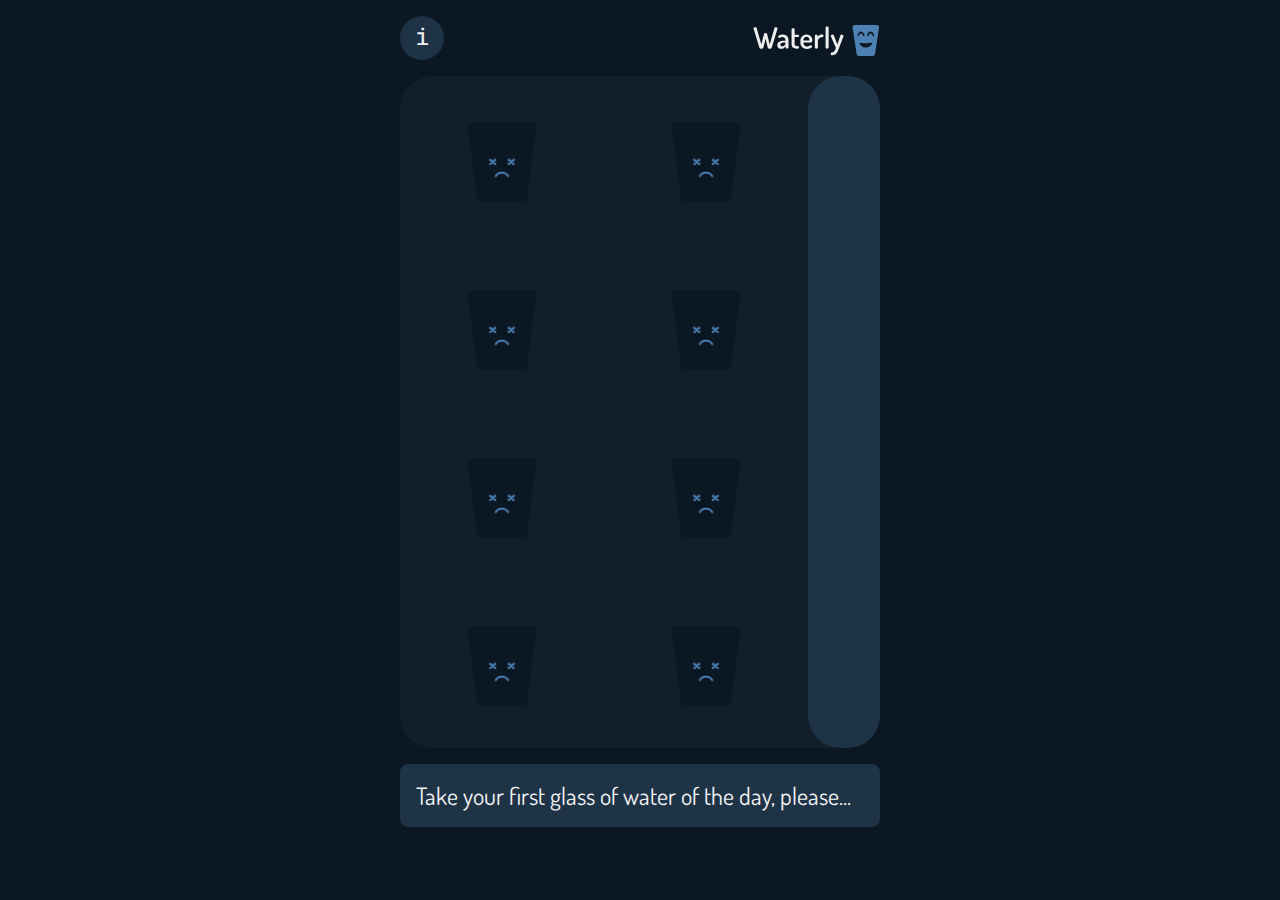
<file: index.html>
<!DOCTYPE html>
<html lang="en">
<head>
  <meta charset="UTF-8">
  <meta name="viewport" content="width=device-width, initial-scale=1.0">
  <meta http-equiv="X-UA-Compatible" content="ie=edge">
  <title>Waterly - Water tracker</title>

  <!-- *** STYLING *** -->
  <link href="https://fonts.googleapis.com/css?family=Dosis:400,700|Roboto+Mono&display=swap" rel="stylesheet"> 
  <link rel="stylesheet" href="./css/main.min.css">
</head>
<body>
  <main class="main">
    <header class="header">
      <button class="header__button js-open-info" aria-label="Show information.">
        <!-- add content for accesibility -->
      </button>

      <img src="./assets/logo.svg" alt="Waterly." class="header__logo">
    </header>

    <section class="tracker">
      <div class="tracker__glasses js-glasses-wrapper">
        <button class="glass js-glass-1" data-glass="0"></button>
        <button class="glass js-glass-2" data-glass="1"></button>
        <button class="glass js-glass-3" data-glass="2"></button>
        <button class="glass js-glass-4" data-glass="3"></button>
        <button class="glass js-glass-5" data-glass="4"></button>
        <button class="glass js-glass-6" data-glass="5"></button>
        <button class="glass js-glass-7" data-glass="6"></button>
        <button class="glass js-glass-8" data-glass="7"></button>

        <div class="tracker__alert js-alert">
          <div class="tracker__paragraph">
            You can’t fill another glass until at least an hour has passed since your last one.
          </div>
          <div class="tracker__paragraph">
            Why? The goal is to drink through the entire day.
          </div>
          <button class="tracker__alert-button js-close-alert">
            Oh, okay!
          </button>
        </div>
      </div>

      <div class="tracker__progress js-progress-bar">

      </div>
    </section>

    <section class="message js-message-wrapper">
      <p class="message__paragraph js-message-paragraph">
        Take your first glass of water of the day, please...
      </p>
    </section>

    <section class="info js-info-section">
      <p class="info__paragraph">
        Each glass recommended intake is about 250ml.
      </p>
      <p class="info__paragraph">
        But if you can’t take all that, just have a comfortable ammout. Is all about small steps.
      </p>
      <p class="info__paragraph">
        Daily glasses are saved locally and the count resets with a new day.
      </p>
      <p class="info__paragraph">
        Happy hydrating!
      </p>

      <footer class="footer">
        <p class="footer__text">
            <!-- Built with &#10084; and my dog  -->
            by 
            <a href="https://gabysantosw.github.io/" class="footer__link">Gaby Santos</a>
        </p>
      </footer>

    </section>
  </main>

  <!-- *** scripting *** -->
  <script src="./js/main.js"></script>
</body>
</html>
</file>
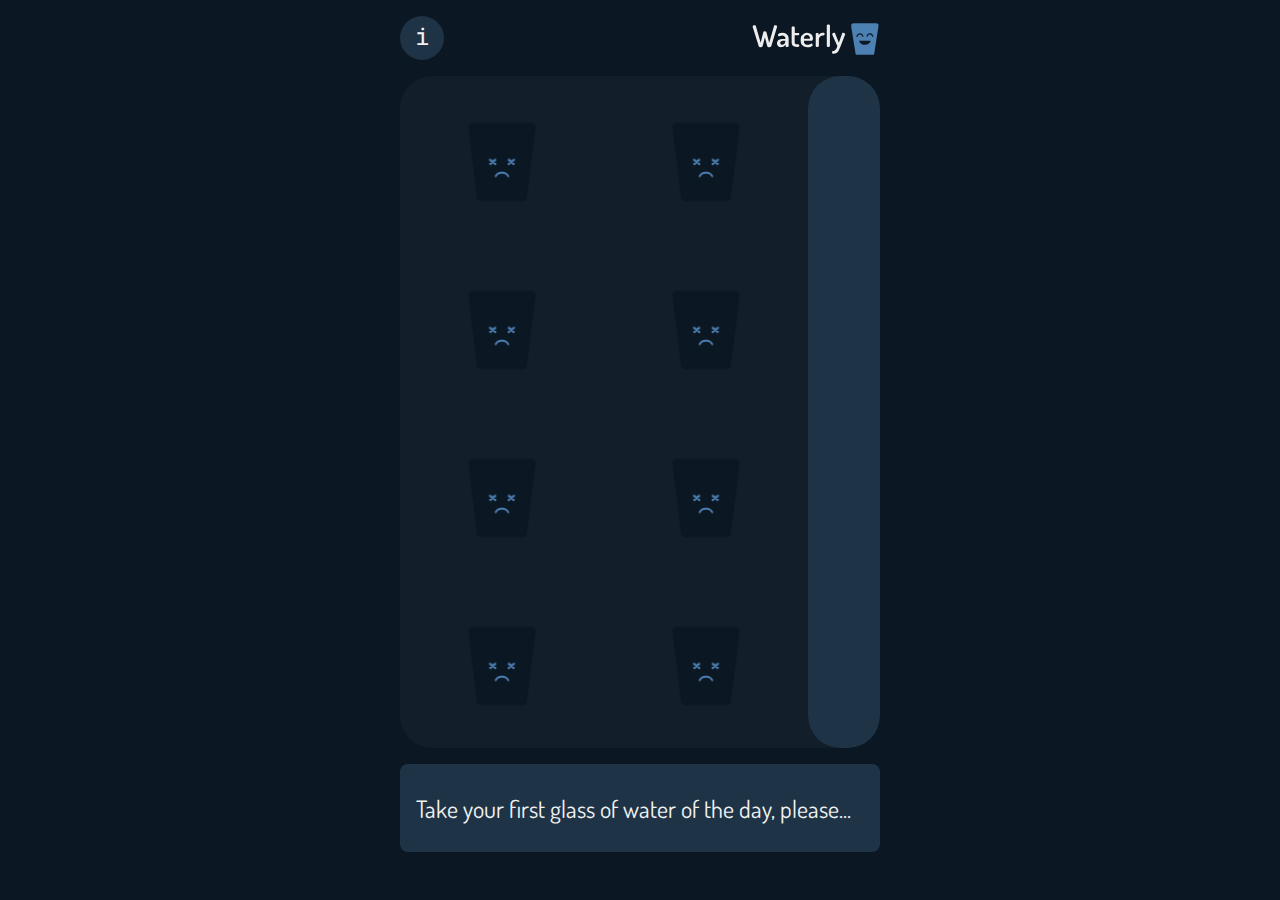
<file: v0/index.html>
<!DOCTYPE html>
<html lang="en">
<head>
  <meta charset="UTF-8">
  <meta name="viewport" content="width=device-width, initial-scale=1.0">
  <meta http-equiv="X-UA-Compatible" content="ie=edge">
  <title>Waterly - Water tracker</title>

  <!-- *** STYLING *** -->
  <link href="https://fonts.googleapis.com/css?family=Dosis:400,700|Roboto+Mono&display=swap" rel="stylesheet"> 
  <link rel="stylesheet" href="./css/main.min.css">
</head>
<body>
  <main class="main">
    <header class="header">
      <button class="header__button js-open-info" aria-label="Show information.">
        <!-- TODO: add content for accesibility -->
      </button>

      <img src="./assets/logo.svg" alt="Waterly." class="header__logo">
    </header>

    <section class="tracker">
      <div class="tracker__glasses js-glasses-wrapper">
        <button class="glass js-glass-1" data-glass="0"></button>
        <button class="glass js-glass-2" data-glass="1"></button>
        <button class="glass js-glass-3" data-glass="2"></button>
        <button class="glass js-glass-4" data-glass="3"></button>
        <button class="glass js-glass-5" data-glass="4"></button>
        <button class="glass js-glass-6" data-glass="5"></button>
        <button class="glass js-glass-7" data-glass="6"></button>
        <button class="glass js-glass-8" data-glass="7"></button>

        <div class="tracker__alert js-alert">
          <div class="tracker__paragraph">
            You can’t fill another glass until at least an hour has passed since your last one.
          </div>
          <div class="tracker__paragraph">
            Why? The goal is to drink through the entire day.
          </div>
          <button class="tracker__alert-button js-close-alert">
            Oh, okay!
          </button>
        </div>
      </div>

      <div class="tracker__progress js-progress-bar">

      </div>
    </section>

    <section class="message js-message-wrapper">
      <p class="message__paragraph js-message-paragraph">
        Take your first glass of water of the day, please...
      </p>
    </section>

    <section class="info js-info-section">
      <p class="info__paragraph">
        Each glass recommended intake is about 250ml.
      </p>
      <p class="info__paragraph">
        But if you can’t take all that, just have a comfortable ammout. Is all about small steps.
      </p>
      <p class="info__paragraph">
        Daily glasses are saved locally and the count resets with a new day.
      </p>
      <p class="info__paragraph">
        Happy hydrating!
      </p>

      <footer class="footer">
        <p class="footer__text">
            <!-- Built with &#10084; and my dog  -->
            by 
            <a href="https://gabysantosw.github.io/" class="footer__link">Gaby Santos</a>
        </p>
      </footer>

    </section>
  </main>

  <!-- *** scripting *** -->
  <script src="./js/main.js"></script>
</body>
</html>
</file>
<file: css/main.min.css>
body,p{margin:0}button{border:none;padding:0;cursor:pointer}body{background-color:#0b1722;font-family:'Dosis', sans-serif}.glass-headshake{-webkit-animation:glass-headshake 100ms cubic-bezier(0.4, 0.1, 0.6, 0.9) 3;animation:glass-headshake 100ms cubic-bezier(0.4, 0.1, 0.6, 0.9) 3}@-webkit-keyframes glass-headshake{25%{-webkit-transform:perspective(0.5rem) rotateX(-2deg) translateX(15%);transform:perspective(0.5rem) rotateX(-2deg) translateX(15%)}75%{-webkit-transform:perspective(0.5rem) rotateX(-2deg) translateX(-15%);transform:perspective(0.5rem) rotateX(-2deg) translateX(-15%)}}@keyframes glass-headshake{25%{-webkit-transform:perspective(0.5rem) rotateX(-2deg) translateX(15%);transform:perspective(0.5rem) rotateX(-2deg) translateX(15%)}75%{-webkit-transform:perspective(0.5rem) rotateX(-2deg) translateX(-15%);transform:perspective(0.5rem) rotateX(-2deg) translateX(-15%)}}@-webkit-keyframes progress-gradient{0%{-webkit-transform:translateY(100%);transform:translateY(100%)}100%{-webkit-transform:translateY(-100%);transform:translateY(-100%)}}@keyframes progress-gradient{0%{-webkit-transform:translateY(100%);transform:translateY(100%)}100%{-webkit-transform:translateY(-100%);transform:translateY(-100%)}}@-webkit-keyframes load-message{0%{opacity:0}100%{opacity:1}}@keyframes load-message{0%{opacity:0}100%{opacity:1}}.header{min-height:2.75rem;display:-webkit-box;display:-webkit-flex;display:-ms-flexbox;display:flex;-webkit-box-pack:justify;-webkit-justify-content:space-between;-ms-flex-pack:justify;justify-content:space-between;-webkit-box-align:center;-webkit-align-items:center;-ms-flex-align:center;align-items:center}.header__button{width:2.75rem;height:2.75rem;-webkit-border-radius:50%;border-radius:50%;background-color:#1f3347;color:#f2f2f2;font-family:'Roboto Mono', monospace;display:-webkit-box;display:-webkit-flex;display:-ms-flexbox;display:flex;-webkit-box-pack:center;-webkit-justify-content:center;-ms-flex-pack:center;justify-content:center;-webkit-box-align:center;-webkit-align-items:center;-ms-flex-align:center;align-items:center;position:relative}.header__button:hover{cursor:pointer;opacity:.7}.header__button::after,.header__button::before{position:absolute;display:-webkit-box;display:-webkit-flex;display:-ms-flexbox;display:flex;-webkit-box-pack:center;-webkit-justify-content:center;-ms-flex-pack:center;justify-content:center;-webkit-box-align:center;-webkit-align-items:center;-ms-flex-align:center;align-items:center;width:100%;height:100%;margin-bottom:.25rem;font-size:1.5rem}.header__button::after{content:'i';-webkit-transition:opacity 250ms 250ms ease-in-out,  -webkit-transform 250ms ease-in-out;transition:opacity 250ms 250ms ease-in-out,  -webkit-transform 250ms ease-in-out;-o-transition:opacity 250ms 250ms ease-in-out,  transform 250ms ease-in-out;transition:opacity 250ms 250ms ease-in-out,  transform 250ms ease-in-out;transition:opacity 250ms 250ms ease-in-out,  transform 250ms ease-in-out,  -webkit-transform 250ms ease-in-out}.header__button::before{content:'x';opacity:0;-webkit-transform:scaleX(0.25);-ms-transform:scaleX(0.25);transform:scaleX(0.25);-webkit-transition:opacity 250ms 250ms ease-in-out,  -webkit-transform 250ms ease-in-out;transition:opacity 250ms 250ms ease-in-out,  -webkit-transform 250ms ease-in-out;-o-transition:opacity 250ms 250ms ease-in-out,  transform 250ms ease-in-out;transition:opacity 250ms 250ms ease-in-out,  transform 250ms ease-in-out;transition:opacity 250ms 250ms ease-in-out,  transform 250ms ease-in-out,  -webkit-transform 250ms ease-in-out}.header__button.--active::after{opacity:0;-webkit-transform:rotate(45deg);-ms-transform:rotate(45deg);transform:rotate(45deg)}.header__button.--active::before{opacity:1;-webkit-transform:scaleX(1);-ms-transform:scaleX(1);transform:scaleX(1)}.header__logo{width:8rem}.tracker{height:100%;max-height:42rem;-webkit-box-sizing:border-box;box-sizing:border-box;-webkit-border-radius:2rem;border-radius:2rem;margin:1rem 0;background-color:#121f2b;display:-webkit-box;display:-webkit-flex;display:-ms-flexbox;display:flex}.tracker__glasses{-webkit-box-flex:1;-webkit-flex-grow:1;-ms-flex-positive:1;flex-grow:1;display:-ms-grid;display:grid;-ms-grid-columns:(1fr)[2];grid-template-columns:repeat(2, 1fr);-ms-grid-rows:(1fr)[4];grid-template-rows:repeat(4, 1fr);justify-items:center;-webkit-box-align:center;-webkit-align-items:center;-ms-flex-align:center;align-items:center;position:relative}.tracker__progress{width:3.25rem;height:100%;-webkit-border-radius:2rem;border-radius:2rem;background-color:#1f3347;position:relative;overflow:hidden;-webkit-mask-image:-webkit-radial-gradient(white, black);mask-image:radial-gradient(white, black)}@media screen and (min-width: 32rem){.tracker__progress{width:4.5rem}}.tracker__progress.--filled-1::before{-webkit-transform:scaleY(.13);-ms-transform:scaleY(.13);transform:scaleY(.13)}.tracker__progress.--filled-2::before{-webkit-transform:scaleY(.26);-ms-transform:scaleY(.26);transform:scaleY(.26)}.tracker__progress.--filled-3::before{-webkit-transform:scaleY(.39);-ms-transform:scaleY(.39);transform:scaleY(.39)}.tracker__progress.--filled-4::before{-webkit-transform:scaleY(.52);-ms-transform:scaleY(.52);transform:scaleY(.52)}.tracker__progress.--filled-5::before{-webkit-transform:scaleY(.65);-ms-transform:scaleY(.65);transform:scaleY(.65)}.tracker__progress.--filled-6::before{-webkit-transform:scaleY(.78);-ms-transform:scaleY(.78);transform:scaleY(.78)}.tracker__progress.--filled-7::before{-webkit-transform:scaleY(.91);-ms-transform:scaleY(.91);transform:scaleY(.91)}.tracker__progress.--filled-8::before{-webkit-transform:scaleY(1.04);-ms-transform:scaleY(1.04);transform:scaleY(1.04)}.tracker__progress::before{content:'';position:absolute;width:100%;height:100%;-webkit-border-radius:2rem;border-radius:2rem;background-color:#4d80b3;-webkit-transform:scaleY(0);-ms-transform:scaleY(0);transform:scaleY(0);-webkit-transform-origin:bottom;-ms-transform-origin:bottom;transform-origin:bottom;-webkit-transition:-webkit-transform 500ms ease-in-out;transition:-webkit-transform 500ms ease-in-out;-o-transition:transform 500ms ease-in-out;transition:transform 500ms ease-in-out;transition:transform 500ms ease-in-out, -webkit-transform 500ms ease-in-out}.tracker__alert{position:absolute;-webkit-box-sizing:border-box;box-sizing:border-box;padding:3em 2em 2em 2em;-webkit-border-radius:.5rem;border-radius:.5rem;background-color:#1f3347;color:#f2f2f2;font-size:1.125rem;text-align:center;display:-webkit-box;display:-webkit-flex;display:-ms-flexbox;display:flex;-webkit-box-orient:vertical;-webkit-box-direction:normal;-webkit-flex-direction:column;-ms-flex-direction:column;flex-direction:column;-webkit-box-pack:center;-webkit-justify-content:center;-ms-flex-pack:center;justify-content:center;-webkit-box-align:center;-webkit-align-items:center;-ms-flex-align:center;align-items:center;opacity:0;-webkit-transform:scale(0);-ms-transform:scale(0);transform:scale(0)}@media screen and (min-width: 32rem){.tracker__alert{font-size:1.5rem}}.tracker__alert.--show{opacity:1;-webkit-transform:scale(1);-ms-transform:scale(1);transform:scale(1);-webkit-transition:opacity 250ms 500ms ease-in-out, -webkit-transform 500ms 500ms ease-in-out;transition:opacity 250ms 500ms ease-in-out, -webkit-transform 500ms 500ms ease-in-out;-o-transition:opacity 250ms 500ms ease-in-out, transform 500ms 500ms ease-in-out;transition:opacity 250ms 500ms ease-in-out, transform 500ms 500ms ease-in-out;transition:opacity 250ms 500ms ease-in-out, transform 500ms 500ms ease-in-out, -webkit-transform 500ms 500ms ease-in-out}.tracker__alert::before{content:'!';position:absolute;top:-1rem;width:2rem;height:2rem;-webkit-border-radius:50%;border-radius:50%;background-color:#f2f2f2;color:#0b1722;font-size:1.5rem;font-weight:700;font-family:'Roboto Mono', monospace;display:block}.tracker__paragraph{max-width:15ch;margin-bottom:1rem}.tracker__alert-button{margin-top:.5rem;padding:.5rem 1rem;-webkit-border-radius:10rem;border-radius:10rem;background-color:#4d80b3;color:#0b1722;font-size:inherit;font-weight:700;font-family:inherit}.tracker__alert-button:hover{opacity:.5}.glass{position:relative;top:.5rem;width:3rem;height:4rem;-webkit-border-radius:.25rem;border-radius:.25rem;background-color:#0b1722;background-image:url(../assets/empty.svg);background-position:center;background-repeat:no-repeat;-webkit-box-shadow:0 0 1px #0b1722;box-shadow:0 0 1px #0b1722;-webkit-transform:perspective(0.5rem) rotateX(-2deg);transform:perspective(0.5rem) rotateX(-2deg);-webkit-transition:opacity 250ms ease-in-out, -webkit-transform 250ms ease-in-out;transition:opacity 250ms ease-in-out, -webkit-transform 250ms ease-in-out;-o-transition:transform 250ms ease-in-out, opacity 250ms ease-in-out;transition:transform 250ms ease-in-out, opacity 250ms ease-in-out;transition:transform 250ms ease-in-out, opacity 250ms ease-in-out, -webkit-transform 250ms ease-in-out}@media screen and (min-width: 32rem){.glass{width:3.6rem;height:4.8rem}}.glass:hover{opacity:.5}.glass::before{content:'';position:absolute;left:0;top:0;display:block;width:100%;height:100%;-webkit-border-radius:.25rem;border-radius:.25rem;background-color:#4d80b3;background-image:url(../assets/filled.svg);-webkit-background-size:60% 60%;background-size:60%;background-position:50% 45%;background-repeat:no-repeat;-webkit-box-shadow:0 0 1px #4d80b3;box-shadow:0 0 1px #4d80b3;-webkit-transform:scaleY(0) scaleX(0.8);-ms-transform:scaleY(0) scaleX(0.8);transform:scaleY(0) scaleX(0.8);-webkit-transform-origin:bottom;-ms-transform-origin:bottom;transform-origin:bottom;-webkit-transition:-webkit-transform 500ms 150ms ease-in-out;transition:-webkit-transform 500ms 150ms ease-in-out;-o-transition:transform 500ms 150ms ease-in-out;transition:transform 500ms 150ms ease-in-out;transition:transform 500ms 150ms ease-in-out, -webkit-transform 500ms 150ms ease-in-out}.glass.--filled{cursor:default;-webkit-transform:perspective(0.5rem) rotateX(-2deg) scale(1.15);transform:perspective(0.5rem) rotateX(-2deg) scale(1.15)}.glass.--filled:hover{opacity:1}.glass.--filled::before{-webkit-transform:scale(1);-ms-transform:scale(1);transform:scale(1)}.message{padding:1rem;-webkit-border-radius:.5rem;border-radius:.5rem;background-color:#1f3347;color:#f2f2f2;font-size:1.125rem;display:-webkit-box;display:-webkit-flex;display:-ms-flexbox;display:flex;-webkit-box-orient:vertical;-webkit-box-direction:normal;-webkit-flex-direction:column;-ms-flex-direction:column;flex-direction:column;-webkit-justify-content:space-around;-ms-flex-pack:distribute;justify-content:space-around}@media screen and (min-width: 32rem){.message{font-size:1.5rem;padding:1rem}}.message__paragraph--timer{margin-top:.5em;color:rgba(219,230,240,0.5);font-size:.95em;text-align:right}.message__timer{display:inline-block;width:6.75em;color:#4d80b3;font-size:.95em;font-family:'Roboto Mono', monospace;text-align:center;-webkit-animation:load-message 500ms 850ms ease-in backwards;animation:load-message 500ms 850ms ease-in backwards}.message__timer-element{font-size:inherit;margin-left:.25rem}@media screen and (min-width: 32rem){.message__timer-element{font-size:1.5rem}}.info{position:absolute;left:0;top:100vh;height:-webkit-calc(100vh - 2.75rem);height:calc(100vh - 2.75rem);width:100%;-webkit-box-sizing:border-box;box-sizing:border-box;padding:2rem;-webkit-border-radius:.5rem .5rem 0 0;border-radius:.5rem .5rem 0 0;background-color:#121f2b;color:#f2f2f2;display:-webkit-box;display:-webkit-flex;display:-ms-flexbox;display:flex;-webkit-box-orient:vertical;-webkit-box-direction:normal;-webkit-flex-direction:column;-ms-flex-direction:column;flex-direction:column;-webkit-box-align:center;-webkit-align-items:center;-ms-flex-align:center;align-items:center;-webkit-transition:-webkit-transform 500ms ease-in-out;transition:-webkit-transform 500ms ease-in-out;-o-transition:transform 500ms ease-in-out;transition:transform 500ms ease-in-out;transition:transform 500ms ease-in-out, -webkit-transform 500ms ease-in-out}.info.--show{-webkit-transform:translateY(-webkit-calc(2rem - 100%));-ms-transform:translateY(calc(2rem - 100%));transform:translateY(calc(2rem - 100%))}.info__paragraph{width:100%;margin-bottom:1rem;font-size:1.25rem}.footer{margin-top:auto;margin-bottom:2rem;width:18ch;color:#4d80b3;font-size:1.125rem;text-align:center}.footer__link{text-decoration:underline}.footer__link:visited{color:inherit}body{display:-webkit-box;display:-webkit-flex;display:-ms-flexbox;display:flex;-webkit-box-pack:center;-webkit-justify-content:center;-ms-flex-pack:center;justify-content:center}.main{width:32rem;max-width:100%;min-height:100vh;-webkit-box-sizing:border-box;box-sizing:border-box;padding:1rem;position:relative;overflow:hidden;display:-webkit-box;display:-webkit-flex;display:-ms-flexbox;display:flex;-webkit-box-orient:vertical;-webkit-box-direction:normal;-webkit-flex-direction:column;-ms-flex-direction:column;flex-direction:column}
</file>
<file: v0/css/main.min.css>
body,p{margin:0}button{border:none;padding:0;cursor:pointer}body{background-color:#0b1722;font-family:'Dosis', sans-serif}.glass-headshake{-webkit-animation:glass-headshake 100ms cubic-bezier(0.4, 0.1, 0.6, 0.9) 3;animation:glass-headshake 100ms cubic-bezier(0.4, 0.1, 0.6, 0.9) 3}@-webkit-keyframes glass-headshake{25%{-webkit-transform:perspective(0.5rem) rotateX(-2deg) translateX(15%);transform:perspective(0.5rem) rotateX(-2deg) translateX(15%)}75%{-webkit-transform:perspective(0.5rem) rotateX(-2deg) translateX(-15%);transform:perspective(0.5rem) rotateX(-2deg) translateX(-15%)}}@keyframes glass-headshake{25%{-webkit-transform:perspective(0.5rem) rotateX(-2deg) translateX(15%);transform:perspective(0.5rem) rotateX(-2deg) translateX(15%)}75%{-webkit-transform:perspective(0.5rem) rotateX(-2deg) translateX(-15%);transform:perspective(0.5rem) rotateX(-2deg) translateX(-15%)}}@-webkit-keyframes progress-gradient{0%{-webkit-transform:translateY(100%);transform:translateY(100%)}100%{-webkit-transform:translateY(-100%);transform:translateY(-100%)}}@keyframes progress-gradient{0%{-webkit-transform:translateY(100%);transform:translateY(100%)}100%{-webkit-transform:translateY(-100%);transform:translateY(-100%)}}@-webkit-keyframes load-message{0%{opacity:0}100%{opacity:1}}@keyframes load-message{0%{opacity:0}100%{opacity:1}}.header{min-height:2.75rem;display:-webkit-box;display:-webkit-flex;display:-ms-flexbox;display:flex;-webkit-box-pack:justify;-webkit-justify-content:space-between;-ms-flex-pack:justify;justify-content:space-between;-webkit-box-align:center;-webkit-align-items:center;-ms-flex-align:center;align-items:center}.header__button{width:2.75rem;height:2.75rem;-webkit-border-radius:50%;border-radius:50%;background-color:#1f3347;color:#f2f2f2;font-family:'Roboto Mono', monospace;display:-webkit-box;display:-webkit-flex;display:-ms-flexbox;display:flex;-webkit-box-pack:center;-webkit-justify-content:center;-ms-flex-pack:center;justify-content:center;-webkit-box-align:center;-webkit-align-items:center;-ms-flex-align:center;align-items:center;position:relative}.header__button:hover{cursor:pointer;opacity:.7}.header__button::after,.header__button::before{position:absolute;display:-webkit-box;display:-webkit-flex;display:-ms-flexbox;display:flex;-webkit-box-pack:center;-webkit-justify-content:center;-ms-flex-pack:center;justify-content:center;-webkit-box-align:center;-webkit-align-items:center;-ms-flex-align:center;align-items:center;width:100%;height:100%;margin-bottom:.25rem;font-size:1.5rem}.header__button::after{content:'i';-webkit-transition:opacity 250ms 250ms ease-in-out,  -webkit-transform 250ms ease-in-out;transition:opacity 250ms 250ms ease-in-out,  -webkit-transform 250ms ease-in-out;-o-transition:opacity 250ms 250ms ease-in-out,  transform 250ms ease-in-out;transition:opacity 250ms 250ms ease-in-out,  transform 250ms ease-in-out;transition:opacity 250ms 250ms ease-in-out,  transform 250ms ease-in-out,  -webkit-transform 250ms ease-in-out}.header__button::before{content:'x';opacity:0;-webkit-transform:scaleX(0.25);-ms-transform:scaleX(0.25);transform:scaleX(0.25);-webkit-transition:opacity 250ms 250ms ease-in-out,  -webkit-transform 250ms ease-in-out;transition:opacity 250ms 250ms ease-in-out,  -webkit-transform 250ms ease-in-out;-o-transition:opacity 250ms 250ms ease-in-out,  transform 250ms ease-in-out;transition:opacity 250ms 250ms ease-in-out,  transform 250ms ease-in-out;transition:opacity 250ms 250ms ease-in-out,  transform 250ms ease-in-out,  -webkit-transform 250ms ease-in-out}.header__button.--active::after{opacity:0;-webkit-transform:rotate(45deg);-ms-transform:rotate(45deg);transform:rotate(45deg)}.header__button.--active::before{opacity:1;-webkit-transform:scaleX(1);-ms-transform:scaleX(1);transform:scaleX(1)}@media screen and (min-width: 32rem){.header__logo{width:8rem}}.tracker{height:100%;max-height:42rem;-webkit-box-sizing:border-box;box-sizing:border-box;-webkit-border-radius:2rem;border-radius:2rem;margin:1rem 0;background-color:#121f2b;display:-webkit-box;display:-webkit-flex;display:-ms-flexbox;display:flex}.tracker__glasses{-webkit-box-flex:1;-webkit-flex-grow:1;-ms-flex-positive:1;flex-grow:1;display:-ms-grid;display:grid;-ms-grid-columns:(1fr)[2];grid-template-columns:repeat(2, 1fr);-ms-grid-rows:(1fr)[4];grid-template-rows:repeat(4, 1fr);justify-items:center;-webkit-box-align:center;-webkit-align-items:center;-ms-flex-align:center;align-items:center;position:relative}.tracker__progress{width:3.25rem;height:100%;-webkit-border-radius:2rem;border-radius:2rem;background-color:#1f3347;position:relative;overflow:hidden;-webkit-mask-image:-webkit-radial-gradient(white, black);mask-image:radial-gradient(white, black)}@media screen and (min-width: 32rem){.tracker__progress{width:4.5rem}}.tracker__progress.--filled-1::before{-webkit-transform:scaleY(.13);-ms-transform:scaleY(.13);transform:scaleY(.13)}.tracker__progress.--filled-2::before{-webkit-transform:scaleY(.26);-ms-transform:scaleY(.26);transform:scaleY(.26)}.tracker__progress.--filled-3::before{-webkit-transform:scaleY(.39);-ms-transform:scaleY(.39);transform:scaleY(.39)}.tracker__progress.--filled-4::before{-webkit-transform:scaleY(.52);-ms-transform:scaleY(.52);transform:scaleY(.52)}.tracker__progress.--filled-5::before{-webkit-transform:scaleY(.65);-ms-transform:scaleY(.65);transform:scaleY(.65)}.tracker__progress.--filled-6::before{-webkit-transform:scaleY(.78);-ms-transform:scaleY(.78);transform:scaleY(.78)}.tracker__progress.--filled-7::before{-webkit-transform:scaleY(.91);-ms-transform:scaleY(.91);transform:scaleY(.91)}.tracker__progress.--filled-8::before{-webkit-transform:scaleY(1.04);-ms-transform:scaleY(1.04);transform:scaleY(1.04)}.tracker__progress::before{content:'';position:absolute;width:100%;height:100%;-webkit-border-radius:2rem;border-radius:2rem;background-color:#4d80b3;-webkit-transform:scaleY(0);-ms-transform:scaleY(0);transform:scaleY(0);-webkit-transform-origin:bottom;-ms-transform-origin:bottom;transform-origin:bottom;-webkit-transition:-webkit-transform 500ms ease-in-out;transition:-webkit-transform 500ms ease-in-out;-o-transition:transform 500ms ease-in-out;transition:transform 500ms ease-in-out;transition:transform 500ms ease-in-out, -webkit-transform 500ms ease-in-out}.tracker__alert{position:absolute;-webkit-box-sizing:border-box;box-sizing:border-box;padding:3em 2em 2em 2em;-webkit-border-radius:.5rem;border-radius:.5rem;background-color:#1f3347;color:#f2f2f2;font-size:1.125rem;text-align:center;display:-webkit-box;display:-webkit-flex;display:-ms-flexbox;display:flex;-webkit-box-orient:vertical;-webkit-box-direction:normal;-webkit-flex-direction:column;-ms-flex-direction:column;flex-direction:column;-webkit-box-pack:center;-webkit-justify-content:center;-ms-flex-pack:center;justify-content:center;-webkit-box-align:center;-webkit-align-items:center;-ms-flex-align:center;align-items:center;opacity:0;-webkit-transform:scale(0);-ms-transform:scale(0);transform:scale(0)}@media screen and (min-width: 32rem){.tracker__alert{font-size:1.5rem}}.tracker__alert.--show{opacity:1;-webkit-transform:scale(1);-ms-transform:scale(1);transform:scale(1);-webkit-transition:opacity 250ms 500ms ease-in-out, -webkit-transform 500ms 500ms ease-in-out;transition:opacity 250ms 500ms ease-in-out, -webkit-transform 500ms 500ms ease-in-out;-o-transition:opacity 250ms 500ms ease-in-out, transform 500ms 500ms ease-in-out;transition:opacity 250ms 500ms ease-in-out, transform 500ms 500ms ease-in-out;transition:opacity 250ms 500ms ease-in-out, transform 500ms 500ms ease-in-out, -webkit-transform 500ms 500ms ease-in-out}.tracker__alert::before{content:'!';position:absolute;top:-1rem;width:2rem;height:2rem;-webkit-border-radius:50%;border-radius:50%;background-color:#f2f2f2;color:#0b1722;font-size:1.5rem;font-weight:700;font-family:'Roboto Mono', monospace;display:block}.tracker__paragraph{max-width:15ch;margin-bottom:1rem}.tracker__alert-button{margin-top:.5rem;padding:.5rem 1rem;-webkit-border-radius:10rem;border-radius:10rem;background-color:#4d80b3;color:#0b1722;font-size:inherit;font-weight:700;font-family:inherit}.tracker__alert-button:hover{opacity:.5}.glass{position:relative;top:.5rem;width:3rem;height:4rem;-webkit-border-radius:.25rem;border-radius:.25rem;background-color:#0b1722;background-image:url(../assets/empty.svg);background-position:center;background-repeat:no-repeat;-webkit-box-shadow:inset 0 0 3px #121f2b;box-shadow:inset 0 0 3px #121f2b;-webkit-transform:perspective(0.5rem) rotateX(-2deg);transform:perspective(0.5rem) rotateX(-2deg);position:relative;overflow:hidden;-webkit-mask-image:-webkit-radial-gradient(white, black);mask-image:radial-gradient(white, black);-webkit-transition:opacity 250ms ease-in-out, -webkit-transform 250ms ease-in-out;transition:opacity 250ms ease-in-out, -webkit-transform 250ms ease-in-out;-o-transition:transform 250ms ease-in-out, opacity 250ms ease-in-out;transition:transform 250ms ease-in-out, opacity 250ms ease-in-out;transition:transform 250ms ease-in-out, opacity 250ms ease-in-out, -webkit-transform 250ms ease-in-out}@media screen and (min-width: 32rem){.glass{width:3.6rem;height:4.8rem}}.glass:hover{opacity:.5}.glass.--filled{-webkit-transform:perspective(0.5rem) rotateX(-2deg) scale(1.15);transform:perspective(0.5rem) rotateX(-2deg) scale(1.15)}.glass.--filled::before{-webkit-transform:scaleY(1.5) perspective(0) rotateX(0deg);transform:scaleY(1.5) perspective(0) rotateX(0deg)}.glass::before{content:'';position:absolute;display:block;width:100%;height:100%;background-color:#4d80b3;background-image:url(../assets/filled.svg);-webkit-background-size:60% 60%;background-size:60%;background-position:50% 25%;background-repeat:no-repeat;-webkit-transform:scaleY(0);-ms-transform:scaleY(0);transform:scaleY(0);-webkit-transform-origin:bottom;-ms-transform-origin:bottom;transform-origin:bottom;-webkit-transition:-webkit-transform 500ms 150ms ease-in-out;transition:-webkit-transform 500ms 150ms ease-in-out;-o-transition:transform 500ms 150ms ease-in-out;transition:transform 500ms 150ms ease-in-out;transition:transform 500ms 150ms ease-in-out, -webkit-transform 500ms 150ms ease-in-out}.message{min-height:3.5rem;padding:.5rem;-webkit-border-radius:.5rem;border-radius:.5rem;background-color:#1f3347;color:#f2f2f2;font-size:1.125rem;display:-webkit-box;display:-webkit-flex;display:-ms-flexbox;display:flex;-webkit-box-orient:vertical;-webkit-box-direction:normal;-webkit-flex-direction:column;-ms-flex-direction:column;flex-direction:column;-webkit-justify-content:space-around;-ms-flex-pack:distribute;justify-content:space-around}@media screen and (min-width: 32rem){.message{font-size:1.5rem;padding:1rem}}.message__timer{color:#4d80b3;font-size:.9rem;font-family:'Roboto Mono', monospace;-webkit-animation:load-message 500ms 850ms ease-in backwards;animation:load-message 500ms 850ms ease-in backwards}.message__timer-element{font-size:inherit;margin-left:.25rem}@media screen and (min-width: 32rem){.message__timer-element{font-size:1.5rem}}.info{position:absolute;left:0;top:100vh;height:-webkit-calc(100vh - 2.75rem);height:calc(100vh - 2.75rem);width:100%;-webkit-box-sizing:border-box;box-sizing:border-box;padding:2rem;-webkit-border-radius:.5rem .5rem 0 0;border-radius:.5rem .5rem 0 0;background-color:#121f2b;color:#f2f2f2;display:-webkit-box;display:-webkit-flex;display:-ms-flexbox;display:flex;-webkit-box-orient:vertical;-webkit-box-direction:normal;-webkit-flex-direction:column;-ms-flex-direction:column;flex-direction:column;-webkit-box-align:center;-webkit-align-items:center;-ms-flex-align:center;align-items:center;-webkit-transition:-webkit-transform 500ms ease-in-out;transition:-webkit-transform 500ms ease-in-out;-o-transition:transform 500ms ease-in-out;transition:transform 500ms ease-in-out;transition:transform 500ms ease-in-out, -webkit-transform 500ms ease-in-out}.info.--show{-webkit-transform:translateY(-webkit-calc(2rem - 100%));-ms-transform:translateY(calc(2rem - 100%));transform:translateY(calc(2rem - 100%))}.info__paragraph{width:100%;margin-bottom:1rem;font-size:1.25rem}.footer{margin-top:auto;margin-bottom:2rem;width:18ch;color:#4d80b3;font-size:1.125rem;text-align:center}.footer__link{text-decoration:underline}.footer__link:visited{color:inherit}body{display:-webkit-box;display:-webkit-flex;display:-ms-flexbox;display:flex;-webkit-box-pack:center;-webkit-justify-content:center;-ms-flex-pack:center;justify-content:center}.main{width:32rem;max-width:100%;min-height:100vh;-webkit-box-sizing:border-box;box-sizing:border-box;padding:1rem;position:relative;overflow:hidden;display:-webkit-box;display:-webkit-flex;display:-ms-flexbox;display:flex;-webkit-box-orient:vertical;-webkit-box-direction:normal;-webkit-flex-direction:column;-ms-flex-direction:column;flex-direction:column}
</file>
